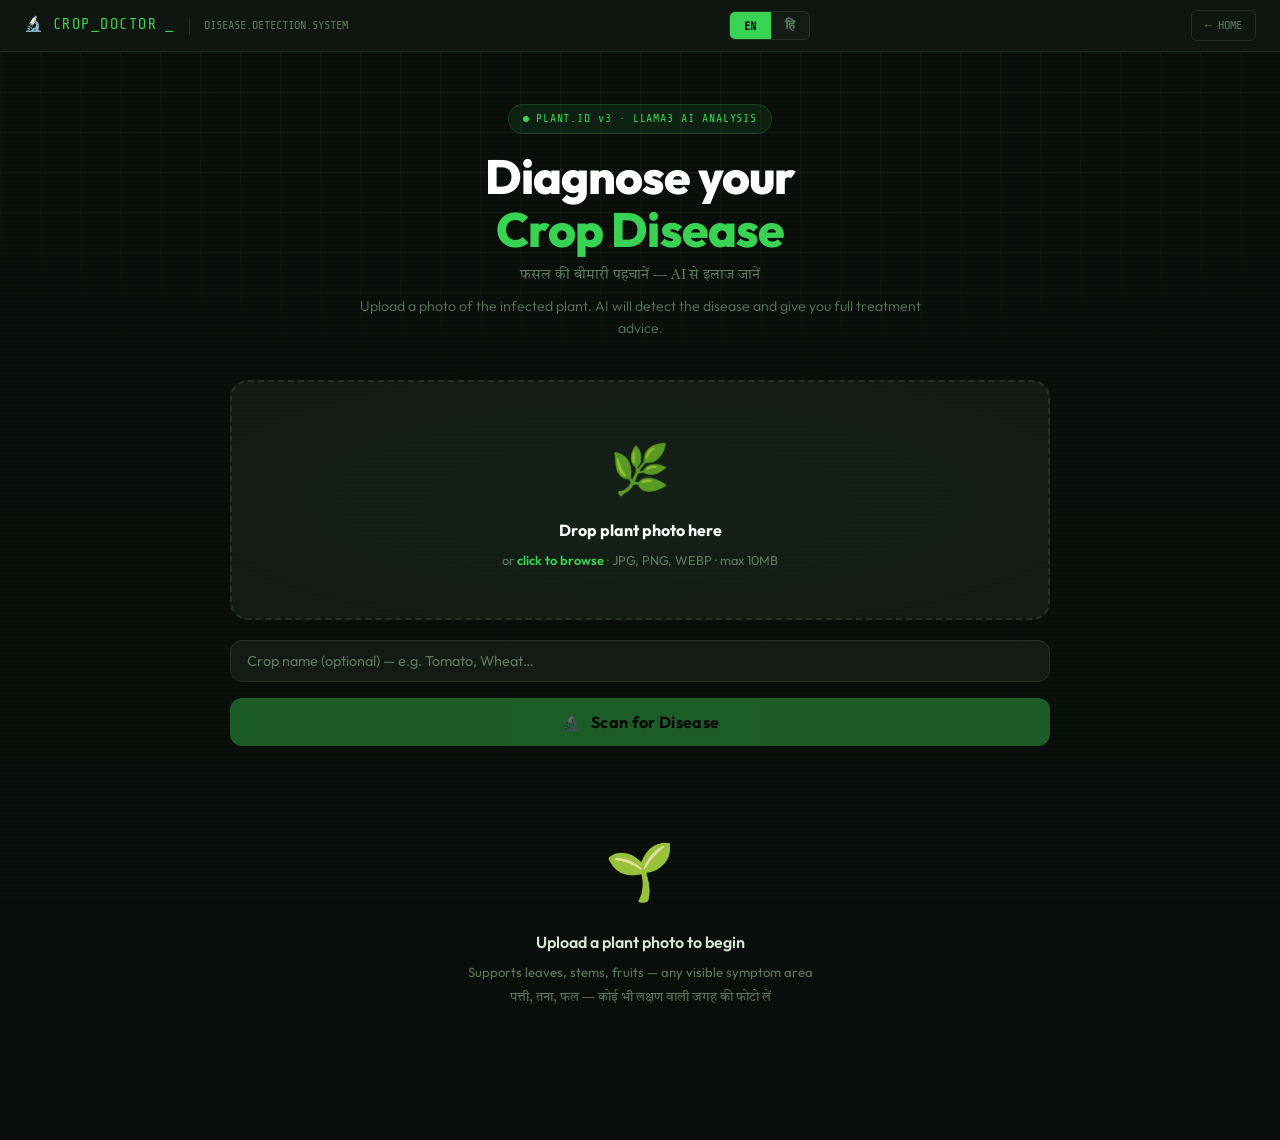
<file: crop_doctor/templates/doctor.html>
<!DOCTYPE html>
<html lang="en">
<head>
<meta charset="UTF-8"/>
<meta name="viewport" content="width=device-width, initial-scale=1.0"/>
<title>Crop Doctor — Kisan AI</title>
<link rel="preconnect" href="https://fonts.googleapis.com"/>
<link href="https://fonts.googleapis.com/css2?family=Share+Tech+Mono&family=Outfit:wght@300;400;500;600;700;800&family=Tiro+Devanagari+Hindi&display=swap" rel="stylesheet"/>
<style>
/* ═══════════════════════════════════════════════
   TOKENS — dark diagnostic lab
═══════════════════════════════════════════════ */
:root {
  --bg:      #0a0e0a;
  --surface: #0f1510;
  --card:    #131a14;
  --card2:   #171f18;
  --line:    #1e2b1f;
  --line2:   #253026;

  --green:   #39d353;  /* healthy */
  --green-d: #1a6b2a;
  --red:     #ff4444;  /* disease alert */
  --red-d:   #5c1010;
  --amber:   #f5a623;  /* warning */
  --amber-d: #5a3a08;
  --cyan:    #00d4ff;  /* info / AI */
  --cyan-d:  #003d4d;

  --text:    #d4e8d4;
  --muted:   #5a7a5a;
  --mono:    'Share Tech Mono', monospace;
  --sans:    'Outfit', sans-serif;
  --r:       12px;
  --r-lg:    18px;
}
*, *::before, *::after { box-sizing: border-box; margin: 0; padding: 0; }

body {
  background: var(--bg);
  color: var(--text);
  font-family: var(--sans);
  min-height: 100vh;
  font-size: 15px;
  line-height: 1.6;
}

/* Scanline texture overlay */
body::before {
  content: '';
  position: fixed; inset: 0;
  background: repeating-linear-gradient(
    0deg,
    transparent,
    transparent 2px,
    rgba(57,211,83,.012) 2px,
    rgba(57,211,83,.012) 4px
  );
  pointer-events: none; z-index: 1000;
}

/* ── NAV ── */
.nav {
  background: var(--surface);
  border-bottom: 1px solid var(--line);
  display: flex; align-items: center;
  padding: 0 24px; height: 52px; gap: 14px;
  position: sticky; top: 0; z-index: 200;
}
.nav-logo {
  font-family: var(--mono);
  font-size: .95rem; color: var(--green);
  letter-spacing: .1em; display: flex; align-items: center; gap: 8px;
}
.nav-logo .blink { animation: blink-c 1s step-end infinite; }
@keyframes blink-c { 50% { opacity: 0; } }
.nav-sep { width: 1px; height: 18px; background: var(--line2); }
.nav-sub { font-size: .75rem; color: var(--muted); font-family: var(--mono); }
.nav-back {
  margin-left: auto; color: var(--muted);
  text-decoration: none; font-size: .75rem;
  padding: 5px 13px; border: 1px solid var(--line2);
  border-radius: 6px; font-family: var(--mono);
  transition: all .2s;
}
.nav-back:hover { color: var(--green); border-color: var(--green); }

/* Lang toggle */
.lang-tog {
  display: flex; background: var(--card);
  border: 1px solid var(--line2); border-radius: 6px;
  overflow: hidden;
}
.lt {
  padding: 5px 14px; border: none; cursor: pointer;
  font-size: .75rem; font-weight: 600;
  font-family: var(--mono);
  color: var(--muted); background: transparent;
  transition: all .2s; letter-spacing: .05em;
}
.lt.hi { font-family: 'Tiro Devanagari Hindi', serif; font-size: .82rem; letter-spacing: 0; }
.lt.active { background: var(--green); color: #000; font-weight: 700; }

/* ── HERO ── */
.hero {
  text-align: center;
  padding: 52px 24px 40px;
  position: relative;
}
.hero-grid {
  position: absolute; inset: 0; overflow: hidden;
  background-image:
    linear-gradient(var(--line) 1px, transparent 1px),
    linear-gradient(90deg, var(--line) 1px, transparent 1px);
  background-size: 40px 40px;
  mask-image: radial-gradient(ellipse 80% 100% at 50% 0%, black 40%, transparent 100%);
  opacity: .4;
}
.hero-inner { position: relative; max-width: 600px; margin: 0 auto; }
.hero-badge {
  display: inline-flex; align-items: center; gap: 7px;
  background: #39d35318; border: 1px solid #39d35330;
  border-radius: 20px; padding: 5px 14px;
  font-family: var(--mono); font-size: .72rem;
  color: var(--green); letter-spacing: .08em;
  margin-bottom: 16px;
}
.hero-badge .pulse-dot {
  width: 6px; height: 6px; border-radius: 50%;
  background: var(--green);
  animation: pulse-g 1.5s ease-in-out infinite;
}
@keyframes pulse-g {
  0%,100% { box-shadow: 0 0 0 0 #39d35340; }
  50%      { box-shadow: 0 0 0 6px transparent; }
}
.hero h1 {
  font-size: clamp(2rem, 5vw, 3rem);
  font-weight: 800; line-height: 1.1;
  color: #fff; letter-spacing: -.02em;
}
.hero h1 .hi-word { color: var(--green); }
.hero-hi {
  font-family: 'Tiro Devanagari Hindi', serif;
  color: var(--muted); font-size: 1rem; margin-top: 8px;
}
.hero p { color: var(--muted); font-size: .88rem; margin-top: 8px; font-weight: 300; }

/* ── MAIN WRAP ── */
.wrap { max-width: 860px; margin: 0 auto; padding: 0 20px 72px; }

/* ── UPLOAD ZONE ── */
.upload-zone {
  border: 2px dashed var(--line2);
  border-radius: var(--r-lg);
  padding: 48px 24px;
  text-align: center;
  cursor: pointer;
  transition: all .25s;
  background: var(--card);
  position: relative; overflow: hidden;
  margin-bottom: 20px;
}
.upload-zone::before {
  content: '';
  position: absolute; inset: 0;
  background: radial-gradient(ellipse 60% 60% at 50% 50%, #39d35308, transparent);
  pointer-events: none;
}
.upload-zone:hover, .upload-zone.drag-over {
  border-color: var(--green);
  background: #39d35308;
}
.upload-zone.has-image { padding: 0; border-style: solid; border-color: var(--green); }
.upload-icon { font-size: 3rem; margin-bottom: 12px; }
.upload-title {
  font-weight: 700; font-size: 1rem; color: #fff; margin-bottom: 6px;
}
.upload-title.hi { font-family: 'Tiro Devanagari Hindi', serif; font-size: 1.05rem; }
.upload-sub { font-size: .8rem; color: var(--muted); }
.upload-sub.hi { font-family: 'Tiro Devanagari Hindi', serif; font-size: .85rem; }
.upload-sub span { color: var(--green); font-weight: 600; }
#file-input { display: none; }

/* image preview */
#img-preview {
  width: 100%; max-height: 340px; object-fit: contain;
  border-radius: 16px; display: none;
}

/* crop name input */
.crop-row {
  display: flex; gap: 12px; align-items: center;
  margin-bottom: 16px;
}
.crop-inp {
  flex: 1; background: var(--card);
  border: 1px solid var(--line2);
  border-radius: var(--r); color: var(--text);
  padding: 11px 16px; font-size: .9rem;
  font-family: var(--sans); outline: none;
  transition: border-color .2s;
}
.crop-inp.hi { font-family: 'Tiro Devanagari Hindi', serif; }
.crop-inp:focus { border-color: var(--green); }
.crop-inp::placeholder { color: var(--muted); }

/* ── SCAN BUTTON ── */
.scan-btn {
  width: 100%; padding: 14px;
  background: var(--green); color: #000;
  border: none; border-radius: var(--r);
  font-family: var(--sans); font-size: 1rem;
  font-weight: 700; cursor: pointer;
  display: flex; align-items: center; justify-content: center; gap: 10px;
  transition: all .2s;
  letter-spacing: .02em;
  margin-bottom: 20px;
}
.scan-btn:hover:not(:disabled) { filter: brightness(1.1); transform: translateY(-1px); }
.scan-btn:disabled { opacity: .4; cursor: not-allowed; transform: none; }
.scan-btn.hi { font-family: 'Tiro Devanagari Hindi', serif; font-size: 1.05rem; }

/* spinner */
.spin {
  width: 18px; height: 18px;
  border: 2px solid rgba(0,0,0,.3); border-top-color: #000;
  border-radius: 50%; animation: rot .6s linear infinite; display: none;
}
@keyframes rot { to { transform: rotate(360deg); } }

/* ── SCANNING ANIMATION ── */
#scan-overlay {
  display: none;
  background: var(--card);
  border: 1px solid var(--line2);
  border-radius: var(--r-lg);
  padding: 40px 24px;
  text-align: center;
  margin-bottom: 20px;
  position: relative; overflow: hidden;
}
.scan-line {
  position: absolute; left: 0; right: 0;
  height: 2px;
  background: linear-gradient(90deg, transparent, var(--green), transparent);
  animation: scan-move 1.8s ease-in-out infinite;
  top: 0;
  box-shadow: 0 0 12px var(--green);
}
@keyframes scan-move {
  0%   { top: 0; opacity: 0; }
  10%  { opacity: 1; }
  90%  { opacity: 1; }
  100% { top: 100%; opacity: 0; }
}
.scan-icon { font-size: 3.5rem; margin-bottom: 14px; }
.scan-title {
  font-family: var(--mono); font-size: .9rem; color: var(--green);
  letter-spacing: .1em; text-transform: uppercase;
}
.scan-sub { font-size: .78rem; color: var(--muted); margin-top: 8px; font-family: var(--mono); }
.scan-dots span {
  display: inline-block; animation: dot-f .9s ease-in-out infinite;
}
.scan-dots span:nth-child(2) { animation-delay: .15s; }
.scan-dots span:nth-child(3) { animation-delay: .3s; }
@keyframes dot-f { 0%,80%,100%{opacity:.2} 40%{opacity:1} }

/* ── RESULT CARD ── */
#result-section { display: none; animation: rise .5s ease; }
@keyframes rise {
  from { opacity: 0; transform: translateY(20px); }
  to   { opacity: 1; transform: none; }
}

.result-card {
  border-radius: var(--r-lg);
  padding: 24px 26px;
  margin-bottom: 20px;
  border: 1px solid transparent;
  position: relative; overflow: hidden;
}
.result-card.disease {
  background: linear-gradient(135deg, #1a0808, var(--card));
  border-color: #ff444440;
}
.result-card.healthy {
  background: linear-gradient(135deg, #081a0a, var(--card));
  border-color: #39d35340;
}

/* Glow edge */
.result-card.disease::before { content:''; position:absolute; top:0;left:0;right:0;height:2px; background:linear-gradient(90deg, transparent, var(--red), transparent); }
.result-card.healthy::before { content:''; position:absolute; top:0;left:0;right:0;height:2px; background:linear-gradient(90deg, transparent, var(--green), transparent); }

.rc-top { display: flex; align-items: flex-start; gap: 18px; flex-wrap: wrap; }
.rc-icon { font-size: 3rem; line-height: 1; flex-shrink: 0; }
.rc-body { flex: 1; }
.rc-label {
  font-family: var(--mono); font-size: .68rem;
  text-transform: uppercase; letter-spacing: .1em; margin-bottom: 4px;
}
.result-card.disease .rc-label { color: var(--red); }
.result-card.healthy .rc-label { color: var(--green); }
.rc-name { font-size: 1.6rem; font-weight: 800; color: #fff; letter-spacing: -.01em; }
.rc-conf {
  display: inline-flex; align-items: center; gap: 6px;
  margin-top: 8px;
}
.conf-bar {
  height: 6px; width: 120px; background: var(--line2);
  border-radius: 3px; overflow: hidden;
}
.conf-fill {
  height: 100%; border-radius: 3px;
  transition: width 1s cubic-bezier(.4,0,.2,1);
}
.result-card.disease .conf-fill { background: var(--red); }
.result-card.healthy .conf-fill { background: var(--green); }
.conf-pct { font-family: var(--mono); font-size: .85rem; }
.result-card.disease .conf-pct { color: var(--red); }
.result-card.healthy .conf-pct { color: var(--green); }

/* Other suggestions */
.suggestions { margin-top: 16px; }
.sug-label { font-size: .72rem; color: var(--muted); font-family: var(--mono); text-transform: uppercase; letter-spacing: .08em; margin-bottom: 8px; }
.sug-item {
  display: flex; align-items: center; gap: 10px;
  padding: 7px 0; border-bottom: 1px solid var(--line);
  font-size: .82rem;
}
.sug-item:last-child { border-bottom: none; }
.sug-name { flex: 1; color: var(--text); }
.sug-pct { font-family: var(--mono); font-size: .78rem; color: var(--muted); }
.sug-mini-bar {
  width: 60px; height: 4px;
  background: var(--line2); border-radius: 2px; overflow: hidden;
}
.sug-mini-fill { height: 100%; background: var(--amber); border-radius: 2px; }

/* scan again btn */
.scan-again {
  display: inline-flex; align-items: center; gap: 7px;
  background: transparent; border: 1px solid var(--line2);
  border-radius: var(--r); color: var(--muted);
  padding: 8px 16px; font-size: .8rem;
  cursor: pointer; font-family: var(--sans);
  transition: all .2s; margin-top: 14px;
}
.scan-again:hover { border-color: var(--green); color: var(--green); }

/* ── AI SECTION ── */
.ai-section {
  background: var(--card);
  border: 1px solid var(--line2);
  border-radius: var(--r-lg);
  overflow: hidden;
  margin-bottom: 20px;
}

/* Section tabs */
.tabs {
  display: flex; overflow-x: auto;
  border-bottom: 1px solid var(--line2);
  background: var(--surface);
  scrollbar-width: none;
}
.tabs::-webkit-scrollbar { display: none; }
.tab {
  padding: 12px 20px;
  border: none; cursor: pointer;
  font-family: var(--sans); font-size: .82rem;
  font-weight: 600; color: var(--muted);
  background: transparent;
  white-space: nowrap;
  border-bottom: 2px solid transparent;
  transition: all .2s;
  display: flex; align-items: center; gap: 6px;
}
.tab:hover { color: var(--text); }
.tab.active { color: var(--green); border-bottom-color: var(--green); }
.tab.hi { font-family: 'Tiro Devanagari Hindi', serif; font-size: .88rem; }

/* AI output */
.ai-out-wrap { padding: 22px 24px; min-height: 160px; }
.ai-status {
  display: flex; align-items: center; gap: 8px;
  font-family: var(--mono); font-size: .72rem;
  color: var(--cyan); text-transform: uppercase;
  letter-spacing: .08em; margin-bottom: 14px;
}
.ai-status-dot {
  width: 7px; height: 7px; border-radius: 50%;
  background: var(--cyan);
}
.ai-status-dot.live { animation: pulse-c 1.2s ease-in-out infinite; }
@keyframes pulse-c {
  0%,100%{opacity:1;transform:scale(1)} 50%{opacity:.3;transform:scale(1.5)}
}
#ai-output {
  font-size: .9rem; line-height: 1.85;
  color: var(--text); white-space: pre-wrap;
}
#ai-output.hi { font-family: 'Tiro Devanagari Hindi', serif; font-size: .93rem; }
#ai-output .cur {
  display: inline-block; width: 8px; height: .9em;
  background: var(--cyan); margin-left: 2px;
  animation: blink-c .7s step-end infinite;
  vertical-align: text-bottom;
}
.ai-placeholder {
  color: var(--muted); font-style: italic;
  font-size: .85rem; font-family: var(--mono);
}

/* ── EMPTY STATE ── */
.empty {
  text-align: center; padding: 60px 20px;
  color: var(--muted);
}
.empty .eico { font-size: 3.5rem; margin-bottom: 14px; }
.empty h3 { font-size: 1rem; color: var(--text); font-weight: 600; margin-bottom: 6px; }
.empty p { font-size: .82rem; }
.empty p.hi { font-family: 'Tiro Devanagari Hindi', serif; }

/* ── RESPONSIVE ── */
@media (max-width: 540px) {
  .rc-name { font-size: 1.3rem; }
  .tabs { gap: 0; }
  .tab { padding: 10px 14px; font-size: .78rem; }
}
</style>
</head>
<body>

<!-- NAV -->
<nav class="nav">
  <div class="nav-logo">
    <span>🔬</span>
    CROP_DOCTOR<span class="blink">_</span>
  </div>
  <div class="nav-sep"></div>
  <span class="nav-sub" id="nav-sub">DISEASE.DETECTION.SYSTEM</span>
  <div class="lang-tog" style="margin-left:auto">
    <button class="lt active" id="lt-en" onclick="setLang('en')">EN</button>
    <button class="lt hi" id="lt-hi" onclick="setLang('hi')">हि</button>
  </div>
  <a href="/" class="nav-back">← HOME</a>
</nav>

<!-- HERO -->
<div class="hero">
  <div class="hero-grid"></div>
  <div class="hero-inner">
    <div class="hero-badge">
      <div class="pulse-dot"></div>
      <span id="hb-text">PLANT.ID v3 · LLAMA3 AI ANALYSIS</span>
    </div>
    <h1>Diagnose your<br><span class="hi-word">Crop Disease</span></h1>
    <p class="hero-hi" id="hero-hi">फसल की बीमारी पहचानें — AI से इलाज जानें</p>
    <p id="hero-p">Upload a photo of the infected plant. AI will detect the disease and give you full treatment advice.</p>
  </div>
</div>

<!-- MAIN -->
<div class="wrap">

  <!-- Upload zone -->
  <div class="upload-zone" id="upload-zone"
    onclick="document.getElementById('file-input').click()"
    ondragover="dragOver(event)" ondragleave="dragLeave(event)" ondrop="dropFile(event)">
    <img id="img-preview" alt="Uploaded plant"/>
    <div id="upload-placeholder">
      <div class="upload-icon">🌿</div>
      <div class="upload-title" id="up-title">Drop plant photo here</div>
      <div class="upload-sub" id="up-sub">or <span>click to browse</span> · JPG, PNG, WEBP · max 10MB</div>
    </div>
  </div>
  <input type="file" id="file-input" accept="image/*" onchange="fileSelected(event)"/>

  <!-- Crop name -->
  <div class="crop-row">
    <input class="crop-inp" id="crop-name" type="text"
      placeholder="Crop name (optional) — e.g. Tomato, Wheat…"/>
  </div>

  <!-- Scan button -->
  <button class="scan-btn" id="scan-btn" onclick="runScan()" disabled>
    <span id="sb-ico">🔬</span>
    <span id="sb-lbl">Scan for Disease</span>
    <div class="spin" id="spin"></div>
  </button>

  <!-- Scanning overlay -->
  <div id="scan-overlay">
    <div class="scan-line"></div>
    <div class="scan-icon">🔬</div>
    <div class="scan-title" id="sc-title">ANALYSING PLANT<span class="scan-dots"><span>.</span><span>.</span><span>.</span></span></div>
    <div class="scan-sub" id="sc-sub">Sending to Plant.id API · Running disease detection</div>
  </div>

  <!-- Result section -->
  <div id="result-section">

    <!-- Result card -->
    <div id="result-card"></div>

    <!-- AI Explanation -->
    <div class="ai-section" id="ai-section">
      <div class="tabs" id="tabs"></div>
      <div class="ai-out-wrap">
        <div class="ai-status">
          <div class="ai-status-dot" id="ai-dot"></div>
          <span id="ai-status-txt">WAITING</span>
        </div>
        <div id="ai-output"><span class="ai-placeholder" id="ai-ph">Select a section above to get AI analysis…</span></div>
      </div>
    </div>

  </div>

  <!-- Empty state -->
  <div class="empty" id="empty-state">
    <div class="eico">🌱</div>
    <h3 id="emp-h">Upload a plant photo to begin</h3>
    <p id="emp-p">Supports leaves, stems, fruits — any visible symptom area</p>
    <p class="hi" id="emp-hi" style="margin-top:4px">पत्ती, तना, फल — कोई भी लक्षण वाली जगह की फोटो लें</p>
  </div>

</div>

<script>
/* ─────────────────────────────────────────────────────────
   STATE
───────────────────────────────────────────────────────── */
let LANG = 'en';
let currentDisease = null;   // { disease_name, probability, description }
let activeTab      = null;
let sectionCache   = {};     // tab → full text (so we don't re-fetch)

/* ─────────────────────────────────────────────────────────
   LANGUAGE
───────────────────────────────────────────────────────── */
const TXT = {
  en: {
    nav_sub:   'DISEASE.DETECTION.SYSTEM',
    hb:        'PLANT.ID v3 · LLAMA3 AI ANALYSIS',
    hero_p:    'Upload a photo of the infected plant. AI will detect the disease and give you full treatment advice.',
    up_title:  'Drop plant photo here',
    up_sub:    'or click to browse · JPG, PNG, WEBP · max 10MB',
    sb_lbl:    'Scan for Disease',
    sc_title:  'ANALYSING PLANT',
    sc_sub:    'Sending to Plant.id API · Running disease detection',
    emp_h:     'Upload a plant photo to begin',
    emp_p:     'Supports leaves, stems, fruits — any visible symptom area',
    crop_ph:   'Crop name (optional) — e.g. Tomato, Wheat…',
    scan_again:'🔄 Scan Another',
    disease_lbl: 'DISEASE DETECTED',
    healthy_lbl: 'PLANT IS HEALTHY',
    conf_lbl:  'Confidence',
    other_lbl: 'Other possibilities',
    tabs: [
      { id:'overview',   icon:'🔍', label:'Overview'   },
      { id:'causes',     icon:'⚠️', label:'Causes'     },
      { id:'prevention', icon:'🛡️', label:'Prevention' },
      { id:'treatment',  icon:'💊', label:'Treatment'  },
      { id:'spray',      icon:'🌿', label:'Spray Schedule' },
    ],
  },
  hi: {
    nav_sub:   'रोग.पहचान.प्रणाली',
    hb:        'PLANT.ID v3 · LLAMA3 AI विश्लेषण',
    hero_p:    'संक्रमित पौधे की फोटो अपलोड करें। AI बीमारी पहचानकर पूरा इलाज बताएगा।',
    up_title:  'यहाँ पौधे की फोटो डालें',
    up_sub:    'या ब्राउज़ करने के लिए क्लिक करें · JPG, PNG · अधिकतम 10MB',
    sb_lbl:    'बीमारी पहचानें',
    sc_title:  'जाँच हो रही है',
    sc_sub:    'Plant.id API पर भेजा जा रहा है · रोग पहचान चल रही है',
    emp_h:     'शुरू करने के लिए पौधे की फोटो अपलोड करें',
    emp_p:     'पत्ती, तना, फल — कोई भी लक्षण वाली जगह',
    crop_ph:   'फसल का नाम (वैकल्पिक) — जैसे टमाटर, गेहूँ…',
    scan_again:'🔄 दूसरा स्कैन करें',
    disease_lbl: 'रोग पहचाना गया',
    healthy_lbl: 'पौधा स्वस्थ है',
    conf_lbl:  'विश्वास',
    other_lbl: 'अन्य संभावनाएं',
    tabs: [
      { id:'overview',   icon:'🔍', label:'अवलोकन'     },
      { id:'causes',     icon:'⚠️', label:'कारण'       },
      { id:'prevention', icon:'🛡️', label:'रोकथाम'    },
      { id:'treatment',  icon:'💊', label:'उपचार'      },
      { id:'spray',      icon:'🌿', label:'स्प्रे शेड्यूल' },
    ],
  },
};

function t(k) { return TXT[LANG][k] || TXT.en[k]; }

function setLang(l) {
  LANG = l;
  sectionCache = {};  // clear cache on lang switch
  document.getElementById('lt-en').classList.toggle('active', l==='en');
  document.getElementById('lt-hi').classList.toggle('active', l==='hi');

  // Update static text
  document.getElementById('nav-sub').textContent     = t('nav_sub');
  document.getElementById('hb-text').textContent     = t('hb');
  document.getElementById('hero-hi').style.display   = l==='hi' ? 'block' : '';
  document.getElementById('hero-p').textContent      = t('hero_p');
  document.getElementById('up-title').textContent    = t('up_title');
  document.getElementById('up-title').className      = `upload-title${l==='hi'?' hi':''}`;
  document.getElementById('up-sub').innerHTML        = l==='en'
    ? `or <span>click to browse</span> · JPG, PNG, WEBP · max 10MB`
    : `या <span>ब्राउज़ के लिए क्लिक करें</span> · JPG, PNG · अधिकतम 10MB`;
  document.getElementById('sb-lbl').textContent      = t('sb_lbl');
  document.getElementById('sc-title').innerHTML      = t('sc_title') + `<span class="scan-dots"><span>.</span><span>.</span><span>.</span></span>`;
  document.getElementById('sc-sub').textContent      = t('sc_sub');
  document.getElementById('emp-h').textContent       = t('emp_h');
  document.getElementById('emp-p').textContent       = t('emp_p');
  document.getElementById('crop-name').placeholder   = t('crop_ph');
  document.getElementById('crop-name').className     = `crop-inp${l==='hi'?' hi':''}`;

  // Rebuild tabs and re-render result if present
  if (currentDisease) {
    renderTabs();
    if (activeTab) loadSection(activeTab);
  }
}

/* ─────────────────────────────────────────────────────────
   FILE HANDLING
───────────────────────────────────────────────────────── */
let selectedFile = null;

function fileSelected(e) {
  const file = e.target.files[0];
  if (file) loadPreview(file);
}

function dragOver(e) {
  e.preventDefault();
  document.getElementById('upload-zone').classList.add('drag-over');
}
function dragLeave() {
  document.getElementById('upload-zone').classList.remove('drag-over');
}
function dropFile(e) {
  e.preventDefault();
  dragLeave();
  const file = e.dataTransfer.files[0];
  if (file && file.type.startsWith('image/')) loadPreview(file);
}

function loadPreview(file) {
  selectedFile = file;
  const reader = new FileReader();
  reader.onload = ev => {
    const preview = document.getElementById('img-preview');
    preview.src   = ev.target.result;
    preview.style.display = 'block';
    document.getElementById('upload-placeholder').style.display = 'none';
    document.getElementById('upload-zone').classList.add('has-image');
  };
  reader.readAsDataURL(file);
  document.getElementById('scan-btn').disabled = false;
  resetResults();
}

/* ─────────────────────────────────────────────────────────
   SCAN
───────────────────────────────────────────────────────── */
async function runScan() {
  if (!selectedFile) return;

  setBusy(true);
  document.getElementById('scan-overlay').style.display = 'block';
  document.getElementById('result-section').style.display = 'none';
  document.getElementById('empty-state').style.display = 'none';

  const formData = new FormData();
  formData.append('image', selectedFile);

  try {
    const res  = await fetch('/crop-doctor/api/detect', { method: 'POST', body: formData });
    const data = await res.json();

    document.getElementById('scan-overlay').style.display = 'none';

    if (data.error) {
      alert('Detection error: ' + data.error);
      setBusy(false);
      return;
    }

    renderResult(data);
  } catch(e) {
    document.getElementById('scan-overlay').style.display = 'none';
    alert('Error: ' + e.message);
    setBusy(false);
  }
}

/* ─────────────────────────────────────────────────────────
   RENDER RESULT
───────────────────────────────────────────────────────── */
function renderResult(data) {
  setBusy(false);
  sectionCache = {};
  activeTab    = null;

  const section = document.getElementById('result-section');
  section.style.display = 'block';

  if (data.healthy) {
    currentDisease = null;
    document.getElementById('result-card').innerHTML = `
      <div class="result-card healthy" style="animation:rise .4s ease">
        <div class="rc-top">
          <div class="rc-icon">✅</div>
          <div class="rc-body">
            <div class="rc-label">${LANG==='hi'?'पौधा स्वस्थ है':t('healthy_lbl')}</div>
            <div class="rc-name" style="color:var(--green)">${LANG==='hi'?'कोई बीमारी नहीं मिली':'No Disease Found'}</div>
            <div style="font-size:.85rem;color:var(--muted);margin-top:8px">
              ${LANG==='hi'?'आपका पौधा स्वस्थ दिख रहा है। किसी बेहतर रोशनी में या पास से फोटो लेकर दोबारा कोशिश करें।'
              :'Your plant appears healthy. Try again with a clearer, closer photo if symptoms are present.'}
            </div>
          </div>
        </div>
        <button class="scan-again" onclick="scanAgain()">🔄 ${t('scan_again')}</button>
      </div>`;
    document.getElementById('ai-section').style.display = 'none';
    return;
  }

  // Disease found
  currentDisease = {
    disease_name: data.disease_name,
    probability:  data.probability,
    description:  data.description || '',
  };

  // Confidence bar (animate after render)
  const confW = Math.min(data.probability, 100);

  document.getElementById('result-card').innerHTML = `
    <div class="result-card disease" style="animation:rise .4s ease">
      <div class="rc-top">
        <div class="rc-icon">🦠</div>
        <div class="rc-body">
          <div class="rc-label">${t('disease_lbl')}</div>
          <div class="rc-name">${data.disease_name}</div>
          <div class="rc-conf">
            <div class="conf-bar"><div class="conf-fill" id="conf-fill" style="width:0%"></div></div>
            <span class="conf-pct">${data.probability}%</span>
            <span style="font-size:.75rem;color:var(--muted)">${t('conf_lbl')}</span>
          </div>
        </div>
      </div>
      ${data.suggestions && data.suggestions.length > 1 ? `
        <div class="suggestions">
          <div class="sug-label">${t('other_lbl')}</div>
          ${data.suggestions.slice(1,4).map(s=>`
            <div class="sug-item">
              <span class="sug-name">${s.name}</span>
              <div class="sug-mini-bar"><div class="sug-mini-fill" style="width:${s.probability}%"></div></div>
              <span class="sug-pct">${s.probability}%</span>
            </div>`).join('')}
        </div>` : ''}
      <button class="scan-again" onclick="scanAgain()">🔄 ${t('scan_again')}</button>
    </div>`;

  // Animate confidence bar
  requestAnimationFrame(() => {
    setTimeout(() => {
      const el = document.getElementById('conf-fill');
      if (el) el.style.width = confW + '%';
    }, 100);
  });

  document.getElementById('ai-section').style.display = 'block';
  renderTabs();
  // Auto-load overview
  loadSection('overview');
}

/* ─────────────────────────────────────────────────────────
   TABS
───────────────────────────────────────────────────────── */
function renderTabs() {
  const tabs   = t('tabs');
  const tabsEl = document.getElementById('tabs');
  tabsEl.innerHTML = tabs.map(tab => `
    <button class="tab${LANG==='hi'?' hi':''}${tab.id===activeTab?' active':''}"
      id="tab-${tab.id}" onclick="loadSection('${tab.id}')">
      ${tab.icon} ${tab.label}
    </button>`).join('');
}

/* ─────────────────────────────────────────────────────────
   LOAD AI SECTION
───────────────────────────────────────────────────────── */
async function loadSection(section) {
  if (!currentDisease) return;

  // Update active tab
  activeTab = section;
  document.querySelectorAll('.tab').forEach(t => t.classList.remove('active'));
  const tabEl = document.getElementById(`tab-${section}`);
  if (tabEl) tabEl.classList.add('active');

  // Serve from cache
  const cacheKey = `${section}_${LANG}`;
  if (sectionCache[cacheKey]) {
    const out = document.getElementById('ai-output');
    out.className = LANG==='hi' ? 'hi' : '';
    out.innerHTML = formatText(sectionCache[cacheKey]);
    setStatus('CACHED', false);
    return;
  }

  const out = document.getElementById('ai-output');
  out.className = LANG==='hi' ? 'hi' : '';
  out.innerHTML = '<span class="cur"></span>';
  setStatus('GENERATING', true);

  try {
    const resp = await fetch('/crop-doctor/api/explain/stream', {
      method: 'POST',
      headers: {'Content-Type':'application/json'},
      body: JSON.stringify({
        disease_name: currentDisease.disease_name,
        probability:  currentDisease.probability,
        description:  currentDisease.description,
        section,
        lang:         LANG,
        crop_name:    document.getElementById('crop-name').value.trim(),
      }),
    });

    const reader  = resp.body.getReader();
    const decoder = new TextDecoder();
    let buf='', text='';

    while (true) {
      const {done, value} = await reader.read();
      if (done) break;
      buf += decoder.decode(value, {stream:true});
      const parts = buf.split('\n\n'); buf = parts.pop();
      for (const part of parts) {
        if (!part.startsWith('data:')) continue;
        try {
          const obj = JSON.parse(part.slice(5).trim());
          if (obj.error) { out.textContent = '⚠️ ' + obj.error; setStatus('ERROR', false); return; }
          if (obj.token) {
            text += obj.token;
            out.innerHTML = formatText(text) + '<span class="cur"></span>';
            scrollToOutput();
          }
          if (obj.done) {
            out.innerHTML = formatText(text);
            sectionCache[cacheKey] = text;
            setStatus('DONE', false);
          }
        } catch(_) {}
      }
    }
    if (!text) out.textContent = LANG==='hi' ? 'कोई जवाब नहीं मिला।' : 'No response.';
  } catch(e) {
    out.textContent = '⚠️ ' + e.message;
    setStatus('ERROR', false);
  }
}

/* ─────────────────────────────────────────────────────────
   HELPERS
───────────────────────────────────────────────────────── */
function setStatus(txt, live) {
  const dot = document.getElementById('ai-dot');
  document.getElementById('ai-status-txt').textContent = txt;
  live ? dot.classList.add('live') : dot.classList.remove('live');
}

function scrollToOutput() {
  const el = document.getElementById('ai-output');
  el.scrollIntoView({behavior:'smooth', block:'nearest'});
}

function setBusy(on) {
  document.getElementById('scan-btn').disabled = on;
  document.getElementById('spin').style.display = on ? 'block' : 'none';
  document.getElementById('sb-ico').style.display = on ? 'none' : 'inline';
  document.getElementById('sb-lbl').textContent = on
    ? (LANG==='hi' ? 'जाँच हो रही है…' : 'Scanning…')
    : t('sb_lbl');
}

function resetResults() {
  currentDisease = null; sectionCache = {}; activeTab = null;
  document.getElementById('result-section').style.display = 'none';
  document.getElementById('empty-state').style.display = 'none';
}

function scanAgain() {
  selectedFile = null;
  const preview = document.getElementById('img-preview');
  preview.style.display = 'none'; preview.src = '';
  document.getElementById('upload-placeholder').style.display = 'block';
  document.getElementById('upload-zone').classList.remove('has-image');
  document.getElementById('scan-btn').disabled = true;
  document.getElementById('file-input').value = '';
  resetResults();
  document.getElementById('empty-state').style.display = 'block';
}

function formatText(txt) {
  return txt
    .replace(/&/g,'&amp;').replace(/</g,'&lt;').replace(/>/g,'&gt;')
    .replace(/\*\*(.*?)\*\*/g,'<strong>$1</strong>')
    .replace(/\*(.*?)\*/g,'<em>$1</em>')
    .replace(/^#{1,3}\s+(.+)$/gm,'<strong style="font-size:1rem;display:block;margin:10px 0 4px;color:#fff">$1</strong>')
    .replace(/^[-•]\s+(.+)$/gm,'<li style="margin:3px 0">$1</li>')
    .replace(/(<li.*<\/li>)/s,'<ul style="padding-left:18px;margin:8px 0">$1</ul>')
    .replace(/\n\n/g,'<br><br>').replace(/\n/g,'<br>');
}
</script>
</body>
</html>
</file>
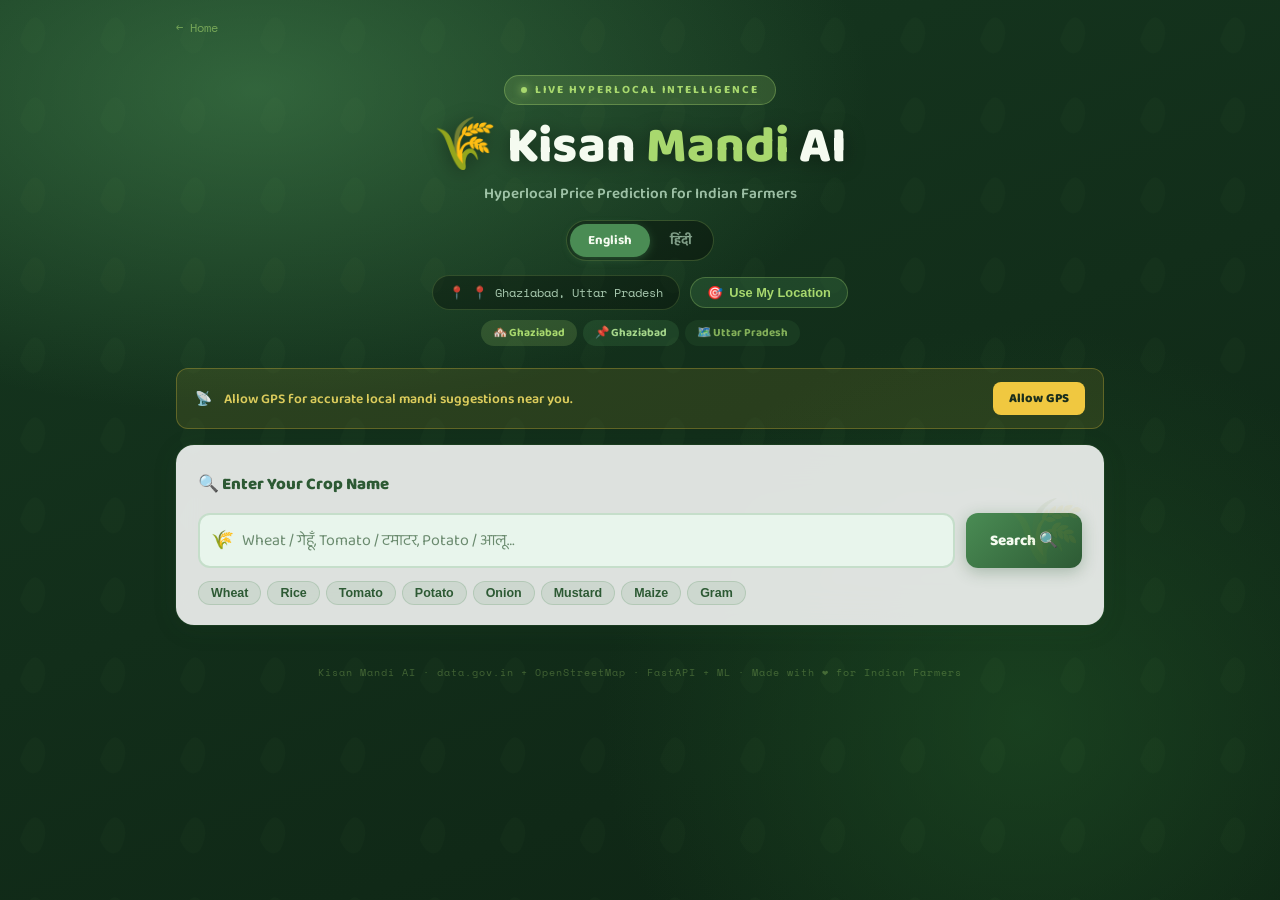
<file: mandi_prices/templates/mandi.html>
<!DOCTYPE html>
<html lang="en">
<head>
<meta charset="UTF-8"/>
<meta name="viewport" content="width=device-width,initial-scale=1.0"/>
<title>Kisan Mandi AI 🌾</title>
<link href="https://fonts.googleapis.com/css2?family=Baloo+2:wght@400;600;700;800&family=Noto+Sans+Devanagari:wght@400;600;700;800&family=Space+Mono:wght@400;700&display=swap" rel="stylesheet"/>
<style>
:root{
  --moss:#1a3a1f;--leaf:#2d5a34;--sprout:#4a8c54;--grass:#6db876;
  --lime:#a8d86e;--sun:#f0c840;--amber:#e8952a;--sky:#c8ebd0;
  --fog:#e8f5ec;--white:#f5fbf0;--text:#1a2e1c;--text2:#3d5c42;
  --text3:#6a8a6e;--green-soft:#d4edda;
  --card-bg:rgba(255,255,255,0.86);
  --shadow:0 4px 24px rgba(30,80,40,0.13);--radius:18px;
}
*{margin:0;padding:0;box-sizing:border-box}
body{font-family:'Baloo 2',cursive;background:var(--moss);color:var(--text);min-height:100vh;overflow-x:hidden}
body.hi{font-family:'Noto Sans Devanagari',sans-serif}
body.hi .en-only{display:none!important}
body:not(.hi) .hi-only{display:none!important}

.bg-layer{position:fixed;inset:0;z-index:0;overflow:hidden;pointer-events:none}
.bg-layer::before{content:'';position:absolute;inset:0;background:
  radial-gradient(ellipse 80% 60% at 20% 10%,rgba(74,140,84,.55) 0%,transparent 60%),
  radial-gradient(ellipse 60% 80% at 80% 80%,rgba(29,74,35,.7) 0%,transparent 55%),
  linear-gradient(160deg,#163820 0%,#0e2414 100%)}
.bg-layer::after{content:'';position:absolute;inset:0;
  background-image:url("data:image/svg+xml,%3Csvg width='80' height='80' viewBox='0 0 80 80' xmlns='http://www.w3.org/2000/svg'%3E%3Cpath d='M20 40 Q30 10 40 20 Q50 30 40 50 Q30 60 20 40Z' fill='rgba(90,160,80,0.04)'/%3E%3C/svg%3E");
  background-size:80px 80px}

.lf{position:fixed;opacity:0;pointer-events:none;z-index:1;animation:fl 13s ease-in-out infinite}
.lf:nth-child(1){left:4%;font-size:1.1rem;animation-delay:0s;animation-duration:15s}
.lf:nth-child(2){left:15%;font-size:1.4rem;animation-delay:3s;animation-duration:11s}
.lf:nth-child(3){left:30%;font-size:.95rem;animation-delay:7s;animation-duration:17s}
.lf:nth-child(4){left:52%;font-size:1.4rem;animation-delay:1s;animation-duration:13s}
.lf:nth-child(5){left:70%;font-size:1.2rem;animation-delay:9s;animation-duration:10s}
.lf:nth-child(6){left:84%;font-size:.85rem;animation-delay:5s;animation-duration:16s}
.lf:nth-child(7){left:94%;font-size:1.3rem;animation-delay:11s;animation-duration:12s}
@keyframes fl{0%{top:110%;opacity:0;transform:rotate(0) translateX(0)}10%{opacity:.3}50%{transform:rotate(180deg) translateX(28px)}90%{opacity:.25}100%{top:-10%;opacity:0;transform:rotate(360deg) translateX(-18px)}}

.page{position:relative;z-index:2;max-width:960px;margin:0 auto;padding:0 16px 60px}

.header{padding:32px 0 22px;text-align:center}
.hbadge{display:inline-flex;align-items:center;gap:8px;background:rgba(168,216,110,.18);border:1.5px solid rgba(168,216,110,.35);color:var(--lime);font-size:.72rem;font-weight:700;letter-spacing:2px;text-transform:uppercase;padding:5px 16px;border-radius:100px;margin-bottom:14px}
.hbadge .dot{width:6px;height:6px;border-radius:50%;background:var(--lime);box-shadow:0 0 8px var(--lime);animation:blink 1.8s infinite}
@keyframes blink{0%,100%{opacity:1}50%{opacity:.3}}
.header h1{font-size:clamp(2rem,5vw,3.2rem);font-weight:800;color:var(--white);line-height:1.1;text-shadow:0 2px 20px rgba(0,0,0,.4)}
.header h1 .green{color:var(--lime)}
.header-sub{margin-top:7px;font-size:.95rem;color:rgba(200,235,208,.75);font-weight:600}

.lang-toggle{display:inline-flex;align-items:center;background:rgba(0,0,0,.35);border:1.5px solid rgba(168,216,110,.25);border-radius:100px;padding:3px;margin-top:14px;gap:2px}
.lang-btn{padding:6px 18px;border-radius:100px;border:none;font-family:inherit;font-size:.82rem;font-weight:700;cursor:pointer;transition:all .2s;color:rgba(200,235,208,.6);background:transparent}
.lang-btn.active{background:var(--sprout);color:var(--white);box-shadow:0 2px 8px rgba(74,140,84,.4)}
body.hi .lang-btn.hi-btn{background:var(--sprout);color:var(--white);box-shadow:0 2px 8px rgba(74,140,84,.4)}
body.hi .lang-btn.en-btn{background:transparent;color:rgba(200,235,208,.6)}
body:not(.hi) .lang-btn.en-btn{background:var(--sprout);color:var(--white);box-shadow:0 2px 8px rgba(74,140,84,.4)}
body:not(.hi) .lang-btn.hi-btn{background:transparent;color:rgba(200,235,208,.6)}

.loc-bar{display:flex;align-items:center;justify-content:center;gap:10px;margin-top:14px;flex-wrap:wrap}
.loc-pill{display:inline-flex;align-items:center;gap:7px;background:rgba(0,0,0,.3);border:1px solid rgba(168,216,110,.2);border-radius:100px;padding:7px 16px;font-size:.78rem;color:rgba(200,235,208,.82);font-family:'Space Mono',monospace;cursor:pointer;max-width:440px;transition:background .2s}
.loc-pill:hover{background:rgba(0,0,0,.48)}
.loc-text{overflow:hidden;text-overflow:ellipsis;white-space:nowrap}
.gps-btn{display:inline-flex;align-items:center;gap:6px;background:rgba(74,140,84,.25);border:1.5px solid rgba(168,216,110,.3);border-radius:100px;padding:7px 16px;font-size:.8rem;font-weight:700;color:var(--lime);cursor:pointer;transition:all .2s}
.gps-btn:hover{background:rgba(74,140,84,.42)}
.gps-btn.spin{opacity:.55;pointer-events:none}
.loc-detail{display:none;justify-content:center;flex-wrap:wrap;gap:6px;margin-top:10px}
.loc-detail.show{display:flex}
.loc-tag{padding:4px 12px;border-radius:100px;font-size:.72rem;font-weight:700}
.loc-tag.v{background:rgba(168,216,110,.18);color:var(--lime)}
.loc-tag.d{background:rgba(74,140,84,.22);color:rgba(180,230,150,.9)}
.loc-tag.s{background:rgba(45,90,52,.3);color:rgba(168,216,110,.75)}

.gps-banner{background:rgba(240,200,64,.1);border:1.5px solid rgba(240,200,64,.28);border-radius:12px;padding:13px 18px;margin-bottom:16px;display:none;align-items:center;gap:12px;font-size:.86rem;font-weight:600;color:rgba(240,220,100,.9)}
.gps-banner.show{display:flex}
.gps-banner button{margin-left:auto;padding:6px 16px;background:var(--sun);border:none;border-radius:8px;font-family:inherit;font-size:.8rem;font-weight:800;color:#1a2e1c;cursor:pointer;white-space:nowrap}

.search-card{background:var(--card-bg);backdrop-filter:blur(20px);border-radius:var(--radius);padding:26px 22px 20px;box-shadow:var(--shadow),0 0 0 1px rgba(90,160,80,.12);margin-bottom:18px;position:relative;overflow:hidden}
.search-card::before{content:'🌾';position:absolute;right:18px;top:50%;transform:translateY(-50%);font-size:4rem;opacity:.06;pointer-events:none}
.search-card h2{font-size:1.05rem;font-weight:800;color:var(--leaf);margin-bottom:15px}
.search-row{display:flex;gap:11px;align-items:stretch}
@media(max-width:540px){.search-row{flex-direction:column}}
.search-wrap{flex:1;position:relative}
.s-icon{position:absolute;left:13px;top:50%;transform:translateY(-50%);font-size:1.15rem;pointer-events:none}
input#cropInput{width:100%;padding:13px 14px 13px 42px;border:2px solid rgba(74,140,84,.22);border-radius:12px;font-family:inherit;font-size:1rem;font-weight:600;color:var(--text);background:var(--fog);outline:none;transition:border-color .2s,box-shadow .2s}
input#cropInput:focus{border-color:var(--sprout);box-shadow:0 0 0 4px rgba(74,140,84,.12)}
input#cropInput::placeholder{color:var(--text3);font-weight:400}
.suggestions{position:absolute;top:calc(100% + 4px);left:0;right:0;background:var(--white);border:1.5px solid rgba(74,140,84,.18);border-radius:12px;box-shadow:0 8px 32px rgba(30,80,40,.14);z-index:200;max-height:230px;overflow-y:auto;display:none}
.suggestions.open{display:block}
.sugg-item{padding:10px 14px;cursor:pointer;font-size:.9rem;font-weight:600;color:var(--text);display:flex;align-items:center;gap:9px;transition:background .12s}
.sugg-item:hover{background:var(--green-soft)}
.sugg-hi{font-family:'Noto Sans Devanagari',sans-serif;font-size:.8rem;color:var(--text3)}
.sugg-hint{font-size:.75rem;color:var(--text3);margin-left:auto;opacity:.65}
.btn-search{padding:0 24px;background:linear-gradient(135deg,var(--sprout),var(--leaf));color:var(--white);border:none;border-radius:12px;font-family:inherit;font-size:.95rem;font-weight:800;cursor:pointer;transition:transform .14s,box-shadow .2s;box-shadow:0 4px 16px rgba(45,90,52,.3);display:flex;align-items:center;gap:7px;white-space:nowrap}
.btn-search:hover{transform:translateY(-2px);box-shadow:0 6px 20px rgba(45,90,52,.42)}
.btn-search:active{transform:translateY(0)}
.btn-search:disabled{opacity:.48;cursor:not-allowed;transform:none}
.crop-chips{display:flex;flex-wrap:wrap;gap:6px;margin-top:13px}
.chip{padding:4px 12px;background:rgba(74,140,84,.1);border:1.5px solid rgba(74,140,84,.2);border-radius:100px;font-size:.78rem;font-weight:700;color:var(--leaf);cursor:pointer;transition:all .12s}
.chip:hover{background:var(--sprout);color:var(--white);border-color:var(--sprout)}

.loading-card{display:none;text-align:center;padding:54px 20px}
.loading-card.active{display:block}
.loader-wrap{position:relative;width:72px;height:72px;margin:0 auto 18px}
.loader-wrap::before{content:'';position:absolute;inset:0;border-radius:50%;border:4px solid rgba(168,216,110,.15)}
.loader-wrap::after{content:'';position:absolute;inset:0;border-radius:50%;border:4px solid transparent;border-top-color:var(--lime);animation:spin .85s linear infinite}
@keyframes spin{to{transform:rotate(360deg)}}
.loader-emoji{position:absolute;top:50%;left:50%;transform:translate(-50%,-50%);font-size:2rem;animation:bob .9s ease-in-out infinite alternate}
@keyframes bob{from{transform:translate(-50%,-50%) scale(.9)}to{transform:translate(-50%,-50%) scale(1.1)}}
.loading-card p{color:rgba(200,235,208,.7);font-size:.88rem;font-weight:700;letter-spacing:1.5px;text-transform:uppercase}
.loading-card p.hi-p{font-family:'Noto Sans Devanagari',sans-serif;font-size:.84rem;letter-spacing:0;text-transform:none;color:rgba(168,216,110,.45);margin-top:5px}

.err-card{display:none;background:rgba(192,57,43,.1);border:1.5px solid rgba(192,57,43,.28);border-radius:12px;padding:14px 18px;color:#e74c3c;font-weight:700;margin-bottom:16px;align-items:center;gap:10px}
.err-card.active{display:flex}

#results{display:none}
#results.active{display:block}

.dec-hero{border-radius:var(--radius);padding:24px 26px;margin-bottom:15px;display:flex;align-items:center;justify-content:space-between;gap:16px;flex-wrap:wrap;position:relative;overflow:hidden}
.dec-hero.wait{background:linear-gradient(135deg,#1a5c28,#256b34);box-shadow:0 8px 32px rgba(26,92,40,.48)}
.dec-hero.sell{background:linear-gradient(135deg,#7a3200,#a84800);box-shadow:0 8px 32px rgba(122,50,0,.48)}
.dec-hero::before{content:'';position:absolute;inset:0;background:repeating-linear-gradient(45deg,rgba(255,255,255,.016) 0,rgba(255,255,255,.016) 2px,transparent 2px,transparent 12px)}
.dec-kw{font-size:.66rem;font-weight:800;letter-spacing:3px;text-transform:uppercase;color:rgba(255,255,255,.5);margin-bottom:6px}
.dec-action{font-size:clamp(1.7rem,4.5vw,2.7rem);font-weight:800;color:#fff;line-height:1;text-shadow:0 2px 12px rgba(0,0,0,.3)}
.dec-reason{margin-top:6px;font-size:.9rem;color:rgba(255,255,255,.82);font-weight:600}
.dec-scope{margin-top:6px;font-size:.67rem;font-weight:700;letter-spacing:1px;text-transform:uppercase;color:rgba(255,255,255,.38)}
.dec-icon{font-size:3.5rem;filter:drop-shadow(0 4px 8px rgba(0,0,0,.28))}

.price-strip{display:grid;grid-template-columns:repeat(3,1fr);gap:12px;margin-bottom:15px}
@media(max-width:500px){.price-strip{grid-template-columns:1fr 1fr}}
.p-card{background:var(--card-bg);backdrop-filter:blur(16px);border-radius:14px;padding:16px 16px;box-shadow:var(--shadow);border:1.5px solid rgba(90,160,80,.11);transition:transform .13s}
.p-card:hover{transform:translateY(-2px)}
.p-label{font-size:.63rem;font-weight:800;letter-spacing:2px;text-transform:uppercase;color:var(--text3);margin-bottom:6px}
.p-val{font-family:'Space Mono',monospace;font-size:1.6rem;font-weight:700;color:var(--leaf)}
.p-val .rs{font-size:.9rem;color:var(--text3)}
.p-card.up .p-val{color:var(--sprout)}
.p-card.dn .p-val{color:var(--amber)}
.p-sub{font-size:.7rem;margin-top:3px;font-weight:600}
.p-sub.up{color:#2e8b57}.p-sub.dn{color:var(--amber)}

.chart-card{background:var(--card-bg);backdrop-filter:blur(16px);border-radius:var(--radius);padding:18px 20px 13px;box-shadow:var(--shadow);border:1.5px solid rgba(90,160,80,.11);margin-bottom:15px}
.card-title{font-size:.65rem;font-weight:800;letter-spacing:2.5px;text-transform:uppercase;color:var(--text3);margin-bottom:12px;display:flex;align-items:center;gap:7px}
.chart-wrap{height:144px}
svg.trend{width:100%;height:100%}

.best-card{background:linear-gradient(135deg,#f0faf2,#e4f7e8);border:2px solid rgba(74,140,84,.32);border-radius:var(--radius);padding:18px 20px;margin-bottom:15px;display:flex;align-items:center;justify-content:space-between;gap:14px;flex-wrap:wrap;box-shadow:0 4px 20px rgba(74,140,84,.14)}
.bm-badge{display:inline-block;background:var(--sprout);color:#fff;font-size:.6rem;font-weight:800;letter-spacing:2px;text-transform:uppercase;padding:3px 10px;border-radius:100px;margin-bottom:6px}
.bm-name{font-size:1.28rem;font-weight:800;color:var(--text)}
.bm-sub{font-size:.77rem;color:var(--text2);margin-top:3px;font-weight:600}
.bm-price{font-family:'Space Mono',monospace;font-size:2rem;font-weight:700;color:var(--leaf);line-height:1}
.bm-price .rs{font-size:1.05rem;color:var(--sprout)}
.bm-pred{font-size:.77rem;color:var(--text3);margin-top:3px;font-weight:600}

.section-tabs{display:flex;gap:8px;margin-bottom:12px;flex-wrap:wrap}
.stab{padding:7px 18px;border-radius:100px;border:1.5px solid rgba(74,140,84,.2);background:rgba(255,255,255,.6);font-size:.8rem;font-weight:700;color:var(--leaf);cursor:pointer;transition:all .15s;display:flex;align-items:center;gap:6px}
.stab.active,.stab:hover{background:var(--sprout);color:#fff;border-color:var(--sprout)}
.stab .stab-count{background:rgba(255,255,255,.3);color:inherit;padding:1px 7px;border-radius:100px;font-size:.7rem}

.panel{display:none}
.panel.active{display:block}
.markets-card,.nearby-card{background:var(--card-bg);backdrop-filter:blur(16px);border-radius:var(--radius);padding:18px 20px;box-shadow:var(--shadow);border:1.5px solid rgba(90,160,80,.11)}

.nearby-list{display:flex;flex-direction:column;gap:8px;margin-top:4px}
.nearby-row{display:flex;align-items:center;justify-content:space-between;padding:12px 14px;background:var(--fog);border-radius:11px;border:1.5px solid rgba(90,160,80,.1);transition:border-color .16s}
.nearby-row:hover{border-color:rgba(74,140,84,.3);background:#e8f5ec}
.nearby-row.top{border-color:rgba(240,200,64,.45);background:#fdfbee}
.nr-left{display:flex;align-items:center;gap:9px}
.nr-rank{width:24px;height:24px;border-radius:50%;background:var(--sprout);color:#fff;font-size:.7rem;font-weight:800;display:flex;align-items:center;justify-content:center;flex-shrink:0}
.nr-rank.g{background:var(--sun);color:#5a3e00}
.nr-name{font-size:.9rem;font-weight:700;color:var(--text)}
.nr-type{font-size:.7rem;color:var(--text3);margin-top:1px;font-weight:600}
.nr-dist{font-family:'Space Mono',monospace;font-size:.74rem;color:var(--text3);background:var(--sky);padding:3px 9px;border-radius:100px;white-space:nowrap}

.market-list{display:flex;flex-direction:column;gap:8px;margin-top:4px}
.mkt-row{display:grid;grid-template-columns:1fr auto auto;align-items:center;gap:10px;padding:11px 13px;background:var(--fog);border-radius:11px;border:1.5px solid rgba(90,160,80,.1);transition:border-color .16s,background .16s}
.mkt-row:hover{background:#e8f5ec;border-color:rgba(74,140,84,.24)}
.mkt-row.best{background:#e4f7e8;border-color:rgba(74,140,84,.36)}
.mkt-row.local{border-color:rgba(240,200,64,.4);background:#fdfbee}
.mkt-name{font-size:.9rem;font-weight:700;color:var(--text);display:flex;align-items:center;flex-wrap:wrap;gap:5px}
.mkt-dist{font-size:.7rem;color:var(--text3);font-weight:600;margin-top:1px}
.local-tag{font-size:.6rem;font-weight:800;background:rgba(240,200,64,.25);color:#7a6000;padding:2px 7px;border-radius:100px}
.mkt-curr{font-family:'Space Mono',monospace;font-size:.94rem;font-weight:700;color:var(--leaf);text-align:right;white-space:nowrap}
.mkt-pill{font-size:.68rem;font-weight:700;padding:3px 8px;border-radius:100px;white-space:nowrap}
.mkt-pill.up{background:#d4edda;color:#1e7e34}
.mkt-pill.dn{background:#ffe8d0;color:#c96d00}
.show-more{width:100%;margin-top:10px;padding:10px;background:none;border:1.5px dashed rgba(74,140,84,.26);border-radius:10px;color:var(--sprout);font-family:inherit;font-size:.86rem;font-weight:700;cursor:pointer;transition:all .13s}
.show-more:hover{background:var(--green-soft);border-style:solid}
.no-data{color:var(--text3);font-size:.86rem;font-style:italic;padding:8px 0}

/* back link */
.back-bar{display:flex;align-items:center;gap:8px;margin-bottom:6px}
.back-link{color:rgba(168,216,110,.6);font-size:.78rem;text-decoration:none;font-family:'Space Mono',monospace;transition:color .2s}
.back-link:hover{color:var(--lime)}

footer{text-align:center;padding:22px 0 8px;color:rgba(168,216,110,.32);font-family:'Space Mono',monospace;font-size:.64rem;letter-spacing:1px}
.fade{opacity:0;transform:translateY(16px);transition:opacity .4s ease,transform .4s ease}
.fade.in{opacity:1;transform:translateY(0)}
::-webkit-scrollbar{width:5px}::-webkit-scrollbar-track{background:transparent}::-webkit-scrollbar-thumb{background:rgba(74,140,84,.26);border-radius:3px}
</style>
</head>
<body>
<div class="bg-layer"></div>
<div class="lf">🍃</div><div class="lf">🌿</div><div class="lf">🍀</div>
<div class="lf">🌱</div><div class="lf">🍃</div><div class="lf">🌿</div><div class="lf">🍀</div>

<div class="page">

  <!-- Back to home -->
  <div class="back-bar" style="padding-top:18px">
    <a class="back-link" href="/">← Home</a>
  </div>

  <!-- HEADER -->
  <div class="header">
    <div class="hbadge"><span class="dot"></span>
      <span class="en-only">Live Hyperlocal Intelligence</span>
      <span class="hi-only">लाइव स्थानीय बाज़ार जानकारी</span>
    </div>
    <h1>🌾 <span class="en-only">Kisan <span class="green">Mandi</span> AI</span>
           <span class="hi-only">किसान <span class="green">मंडी</span> एआई</span></h1>
    <p class="header-sub">
      <span class="en-only">Hyperlocal Price Prediction for Indian Farmers</span>
      <span class="hi-only">भारतीय किसानों के लिए स्थानीय मूल्य पूर्वानुमान</span>
    </p>
    <div>
      <div class="lang-toggle">
        <button class="lang-btn en-btn" onclick="setLang('en')">English</button>
        <button class="lang-btn hi-btn" onclick="setLang('hi')">हिंदी</button>
      </div>
    </div>
    <div class="loc-bar">
      <div class="loc-pill" onclick="requestGPS()">
        <span>📍</span>
        <span class="loc-text" id="locText">
          <span class="en-only">Detecting your location…</span>
          <span class="hi-only">स्थान पहचाना जा रहा है…</span>
        </span>
      </div>
      <button class="gps-btn" id="gpsBtn" onclick="requestGPS()">
        <span>🎯</span>
        <span class="en-only">Use My Location</span>
        <span class="hi-only">मेरा स्थान उपयोग करें</span>
      </button>
    </div>
    <div class="loc-detail" id="locDetail">
      <span class="loc-tag v" id="tagV"></span>
      <span class="loc-tag d" id="tagD"></span>
      <span class="loc-tag s" id="tagS"></span>
    </div>
  </div>

  <div class="gps-banner" id="gpsBanner">
    <span>📡</span>
    <span class="en-only">Allow GPS for accurate local mandi suggestions near you.</span>
    <span class="hi-only">सटीक स्थानीय मंडी सुझाव के लिए GPS की अनुमति दें।</span>
    <button onclick="requestGPS()">
      <span class="en-only">Allow GPS</span>
      <span class="hi-only">GPS दें</span>
    </button>
  </div>

  <div class="search-card">
    <h2>
      <span class="en-only">🔍 Enter Your Crop Name</span>
      <span class="hi-only">🔍 अपनी फसल का नाम लिखें</span>
    </h2>
    <div class="search-row">
      <div class="search-wrap">
        <span class="s-icon">🌾</span>
        <input type="text" id="cropInput"
          placeholder="Wheat / गेहूँ, Tomato / टमाटर, Potato / आलू…"
          autocomplete="off" oninput="onCropInput()" onkeydown="onCropKey(event)"/>
        <div class="suggestions" id="suggs"></div>
      </div>
      <button class="btn-search" id="searchBtn" onclick="doSearch()">
        <span class="en-only">Search 🔍</span>
        <span class="hi-only">खोजें 🔍</span>
      </button>
    </div>
    <div class="crop-chips" id="chips"></div>
  </div>

  <div class="err-card" id="errCard"><span>⚠️</span><span id="errMsg"></span></div>

  <div class="loading-card" id="loading">
    <div class="loader-wrap"><div class="loader-emoji">🌾</div></div>
    <p class="en-only">Fetching local mandi data…</p>
    <p class="hi-only hi-p">स्थानीय मंडी डेटा लाया जा रहा है…</p>
  </div>

  <div id="results">
    <div class="dec-hero fade" id="decHero">
      <div>
        <div class="dec-kw">
          <span class="en-only">AI Recommendation</span>
          <span class="hi-only">एआई सुझाव</span>
        </div>
        <div class="dec-action" id="decAction"></div>
        <div class="dec-reason" id="decReason"></div>
        <div class="dec-scope" id="decScope"></div>
      </div>
      <div class="dec-icon" id="decIcon"></div>
    </div>

    <div class="price-strip">
      <div class="p-card fade">
        <div class="p-label">
          <span class="en-only">Current Price</span>
          <span class="hi-only">वर्तमान भाव</span>
        </div>
        <div class="p-val"><span class="rs">₹</span><span id="pCurr"></span></div>
        <div class="p-sub">
          <span class="en-only">per quintal</span>
          <span class="hi-only">प्रति क्विंटल</span>
        </div>
      </div>
      <div class="p-card fade" id="pPredCard">
        <div class="p-label">
          <span class="en-only">Predicted Price</span>
          <span class="hi-only">अनुमानित भाव</span>
        </div>
        <div class="p-val"><span class="rs">₹</span><span id="pPred"></span></div>
        <div class="p-sub" id="pPredSub"></div>
      </div>
      <div class="p-card fade">
        <div class="p-label">
          <span class="en-only">Markets Found</span>
          <span class="hi-only">मंडियाँ मिलीं</span>
        </div>
        <div class="p-val" id="pRec" style="font-size:1.5rem"></div>
        <div class="p-sub">
          <span class="en-only">records</span>
          <span class="hi-only">रिकॉर्ड</span>
        </div>
      </div>
    </div>

    <div class="chart-card fade">
      <div class="card-title">
        <span>📈</span>
        <span class="en-only">Price Trend</span>
        <span class="hi-only">मूल्य प्रवृत्ति</span>
      </div>
      <div class="chart-wrap">
        <svg class="trend" id="trendSvg" viewBox="0 0 700 144" preserveAspectRatio="none"></svg>
      </div>
    </div>

    <div class="best-card fade" id="bestCard">
      <div>
        <div class="bm-badge">
          <span class="en-only">🏆 Best Market</span>
          <span class="hi-only">🏆 सर्वश्रेष्ठ मंडी</span>
        </div>
        <div class="bm-name" id="bmName"></div>
        <div class="bm-sub" id="bmSub"></div>
      </div>
      <div style="text-align:right">
        <div class="bm-price"><span class="rs">₹</span><span id="bmPrice"></span></div>
        <div class="bm-pred" id="bmPred"></div>
      </div>
    </div>

    <div class="section-tabs fade">
      <button class="stab active" id="tabLocal" onclick="switchTab('local')">
        <span>📍</span>
        <span class="en-only">Nearby Mandis</span>
        <span class="hi-only">पास की मंडियाँ</span>
        <span class="stab-count" id="tabLocalCount">0</span>
      </button>
      <button class="stab" id="tabAll" onclick="switchTab('all')">
        <span>🏪</span>
        <span class="en-only">All Markets</span>
        <span class="hi-only">सभी मंडियाँ</span>
        <span class="stab-count" id="tabAllCount">0</span>
      </button>
      <button class="stab" id="tabGovt" onclick="switchTab('govt')">
        <span>🗂️</span>
        <span class="en-only">Govt Price Data</span>
        <span class="hi-only">सरकारी मूल्य डेटा</span>
        <span class="stab-count" id="tabGovtCount">0</span>
      </button>
    </div>

    <div class="panel active" id="panelLocal">
      <div class="nearby-card fade">
        <div class="card-title">
          <span>📍</span>
          <span class="en-only">Local Mandis Near You</span>
          <span class="hi-only">आपके पास की स्थानीय मंडियाँ</span>
          <span style="font-size:.58rem;color:var(--text3);margin-left:4px;letter-spacing:1px">(OpenStreetMap)</span>
        </div>
        <div class="nearby-list" id="nearbyList"></div>
      </div>
    </div>

    <div class="panel" id="panelAll">
      <div class="markets-card fade">
        <div class="card-title">
          <span>🏪</span>
          <span class="en-only">All Markets — Nearby First</span>
          <span class="hi-only">सभी मंडियाँ — पास की पहले</span>
        </div>
        <div class="market-list" id="marketListAll"></div>
        <button class="show-more" id="showMoreAll" onclick="showMore('all')" style="display:none"></button>
      </div>
    </div>

    <div class="panel" id="panelGovt">
      <div class="markets-card fade">
        <div class="card-title">
          <span>🗂️</span>
          <span class="en-only">Government Price Records</span>
          <span class="hi-only">सरकारी मूल्य रिकॉर्ड</span>
        </div>
        <div class="market-list" id="marketListGovt"></div>
        <button class="show-more" id="showMoreGovt" onclick="showMore('govt')" style="display:none"></button>
      </div>
    </div>
  </div>

  <footer>
    <span class="en-only">Kisan Mandi AI · data.gov.in + OpenStreetMap · FastAPI + ML · Made with ❤️ for Indian Farmers</span>
    <span class="hi-only">किसान मंडी एआई · data.gov.in + OpenStreetMap · FastAPI + ML · भारतीय किसानों के लिए ❤️</span>
  </footer>
</div>

<script>
let LAT=28.6692, LNG=77.4538;
let GEO={locality:'',tehsil:'',district:'',state:'Uttar Pradesh'};
let LANG = localStorage.getItem('lang') || 'en';
let allMarkets=[], osmMandis=[], visAll=8, visGovt=8;
let activeTab='local';

const CROPS=[
  {en:'Wheat',hi:'गेहूँ',hint:'Gehun'},{en:'Rice',hi:'चावल',hint:'Chawal'},
  {en:'Tomato',hi:'टमाटर',hint:'Tamatar'},{en:'Potato',hi:'आलू',hint:'Aloo'},
  {en:'Onion',hi:'प्याज',hint:'Pyaz'},{en:'Mustard',hi:'सरसों',hint:'Sarson'},
  {en:'Maize',hi:'मक्का',hint:'Makka'},{en:'Gram',hi:'चना',hint:'Chana'},
  {en:'Cauliflower',hi:'गोभी',hint:'Gobhi'},{en:'Carrot',hi:'गाजर',hint:'Gajar'},
  {en:'Peas',hi:'मटर',hint:'Matar'},{en:'Brinjal',hi:'बैंगन',hint:'Baingan'},
  {en:'Chilli',hi:'मिर्च',hint:'Mirch'},{en:'Garlic',hi:'लहसुन',hint:'Lahsun'},
  {en:'Ginger',hi:'अदरक',hint:'Adrak'},{en:'Paddy',hi:'धान',hint:'Dhan'},
  {en:'Soyabean',hi:'सोयाबीन',hint:'Soyabean'},{en:'Banana',hi:'केला',hint:'Kela'},
  {en:'Mango',hi:'आम',hint:'Aam'},{en:'Spinach',hi:'पालक',hint:'Palak'},
  {en:'Ladies Finger',hi:'भिंडी',hint:'Bhindi'},{en:'Bottle Gourd',hi:'लौकी',hint:'Lauki'},
  {en:'Bitter Gourd',hi:'करेला',hint:'Karela'},{en:'Beans',hi:'सेम',hint:'Sem'},
  {en:'Coriander',hi:'धनिया',hint:'Dhania'},{en:'Turmeric',hi:'हल्दी',hint:'Haldi'},
];
const QUICK=['Wheat','Rice','Tomato','Potato','Onion','Mustard','Maize','Gram'];

function setLang(l){
  LANG=l; localStorage.setItem('lang',l);
  document.body.classList.toggle('hi', l==='hi');
  buildChips();
  document.getElementById('cropInput').placeholder = l==='hi'
    ? 'गेहूँ, टमाटर, आलू, प्याज, धान…'
    : 'Wheat / गेहूँ, Tomato / टमाटर, Potato / आलू…';
}

window.addEventListener('DOMContentLoaded',()=>{ setLang(LANG); buildChips(); tryGPSSilent(); });

function buildChips(){
  const c=document.getElementById('chips'); c.innerHTML='';
  QUICK.forEach(name=>{
    const crop=CROPS.find(x=>x.en===name);
    const b=document.createElement('button');
    b.className='chip';
    b.textContent=LANG==='hi'?(crop?.hi||name):name;
    b.onclick=()=>{document.getElementById('cropInput').value=LANG==='hi'?(crop?.hint||name):name; doSearch();};
    c.appendChild(b);
  });
}

function tryGPSSilent(){
  if(!navigator.geolocation){fallbackToIP();return}
  if(navigator.permissions){
    navigator.permissions.query({name:'geolocation'}).then(p=>{
      if(p.state==='granted') requestGPS();
      else if(p.state==='denied') fallbackToIP();
      else{document.getElementById('gpsBanner').classList.add('show');fallbackToIP();}
    }).catch(()=>{document.getElementById('gpsBanner').classList.add('show');fallbackToIP();});
  } else requestGPS();
}

function requestGPS(){
  const btn=document.getElementById('gpsBtn');
  btn.classList.add('spin');
  document.getElementById('gpsBanner').classList.remove('show');
  setLocRaw(LANG==='hi'?'🎯 सटीक स्थान प्राप्त किया जा रहा है…':'🎯 Getting exact location…');
  navigator.geolocation.getCurrentPosition(
    pos=>{LAT=pos.coords.latitude;LNG=pos.coords.longitude;btn.classList.remove('spin');setLocRaw(LANG==='hi'?'पता पहचाना जा रहा है…':'Detecting address…');fetchGeocode(LAT,LNG);},
    _=>{btn.classList.remove('spin');fallbackToIP();},
    {enableHighAccuracy:true,timeout:14000,maximumAge:60000}
  );
}

async function fetchGeocode(lat,lng){
  try{
    // ← Updated path: /mandi/api/geocode
    const d=await fetch(`/mandi/api/geocode?lat=${lat}&lng=${lng}`).then(r=>r.json());
    GEO=d;
    const parts=[d.locality,d.district,d.state].filter(Boolean);
    setLocRaw('📍 '+parts.join(', ')+`  (${lat.toFixed(4)}°N, ${lng.toFixed(4)}°E)`);
    showLocTags(d);
  }catch{setLocRaw(`📍 ${lat.toFixed(4)}°N, ${lng.toFixed(4)}°E`);}
}

function showLocTags(d){
  const det=document.getElementById('locDetail');
  const tv=document.getElementById('tagV'),td=document.getElementById('tagD'),ts=document.getElementById('tagS');
  if(d.locality){tv.textContent='🏘️ '+d.locality;tv.style.display='';}else tv.style.display='none';
  if(d.district){td.textContent='📌 '+d.district;td.style.display='';}else td.style.display='none';
  if(d.state){ts.textContent='🗺️ '+d.state;ts.style.display='';}else ts.style.display='none';
  det.classList.add('show');
}

async function fallbackToIP(){
  setLocRaw(LANG==='hi'?'🌐 आईपी से पता लगाया जा रहा है…':'🌐 Detecting via IP…');
  try{
    const r=await fetch('https://ipinfo.io/json').then(x=>x.json());
    const[la,lo]=r.loc.split(',').map(Number);
    LAT=la;LNG=lo;await fetchGeocode(la,lo);
  }catch{
    setLocRaw('📍 Ghaziabad, Uttar Pradesh');
    GEO={locality:'Ghaziabad',district:'Ghaziabad',state:'Uttar Pradesh'};showLocTags(GEO);
  }
}

function setLocRaw(t){document.getElementById('locText').textContent=t;}

function onCropInput(){
  const val=document.getElementById('cropInput').value.trim().toLowerCase();
  const box=document.getElementById('suggs');
  if(!val){box.classList.remove('open');return;}
  const matches=CROPS.filter(c=>c.en.toLowerCase().includes(val)||c.hint.toLowerCase().includes(val)||c.hi.includes(val)).slice(0,8);
  if(!matches.length){box.classList.remove('open');return;}
  box.innerHTML=matches.map(c=>`<div class="sugg-item" onclick="pickSugg('${c.en}','${c.hint}')"><span>🌿</span><span style="font-weight:700;color:var(--text2)">${c.en}</span><span class="sugg-hi">${c.hi}</span><span class="sugg-hint">${c.hint}</span></div>`).join('');
  box.classList.add('open');
}
function pickSugg(en,hint){document.getElementById('cropInput').value=LANG==='hi'?hint:en;document.getElementById('suggs').classList.remove('open');doSearch();}
function onCropKey(e){if(e.key==='Enter'){document.getElementById('suggs').classList.remove('open');doSearch();}if(e.key==='Escape')document.getElementById('suggs').classList.remove('open');}
document.addEventListener('click',e=>{if(!e.target.closest('.search-wrap'))document.getElementById('suggs').classList.remove('open');});

async function doSearch(){
  const crop=document.getElementById('cropInput').value.trim();
  if(!crop){showErr(LANG==='hi'?'कृपया फसल का नाम लिखें।':'Please enter a crop name.');return;}
  clearErr();setLoading(true);hideResults();
  try{
    // ← Updated path: /mandi/api/analyze
    const p=new URLSearchParams({crop,lat:LAT,lng:LNG,state:GEO.state||'',district:GEO.district||''});
    const r=await fetch(`/mandi/api/analyze?${p}`);
    const d=await r.json();
    if(!r.ok){showErr(LANG==='hi'?(d.error_hi||d.error_en||'विश्लेषण विफल'):(d.error_en||'Analysis failed'));return;}
    renderResults(d);
  }catch(e){showErr((LANG==='hi'?'नेटवर्क त्रुटि: ':'Network error: ')+e.message);}
  finally{setLoading(false);}
}

function renderResults(d){
  const isWait=d.decision==='WAIT';
  const hero=document.getElementById('decHero');
  hero.className='dec-hero fade '+(isWait?'wait':'sell');
  document.getElementById('decAction').textContent=isWait?(LANG==='hi'?'📈 रुकें — कीमत बढ़ेगी':'📈 WAIT — Price Will Rise'):(LANG==='hi'?'📉 अभी बेचें — कीमत गिरेगी':'📉 SELL NOW — Price May Fall');
  document.getElementById('decReason').textContent=isWait?(LANG==='hi'?'अनुमान है कि कीमत बढ़ेगी। अभी मत बेचें, थोड़ा रुकें।':'Price is expected to rise. Hold your crop for a better return.'):(LANG==='hi'?'कीमत गिर सकती है। अभी बेचना फायदेमंद है।':'Price may drop. Selling now would give the best return.');
  document.getElementById('decScope').textContent=(LANG==='hi'?'डेटा क्षेत्र: ':'Data scope: ')+(d.data_scope||'National');
  document.getElementById('decIcon').textContent=isWait?'🌱':'💰';

  document.getElementById('pCurr').textContent=fmt(d.overall_current);
  document.getElementById('pPred').textContent=fmt(d.overall_predicted);
  const chg=d.change_pct;
  document.getElementById('pPredCard').className='p-card fade '+(chg>=0?'up':'dn');
  const sub=document.getElementById('pPredSub');
  sub.className='p-sub '+(chg>=0?'up':'dn');
  sub.textContent=(chg>=0?'▲ +':'▼ ')+Math.abs(chg)+'%';
  document.getElementById('pRec').textContent=d.total_records;

  drawTrend(d.trend,d.overall_current,d.overall_predicted);

  if(d.best_market){
    document.getElementById('bmName').textContent=d.best_market.market;
    document.getElementById('bmSub').textContent=[d.best_market.district,d.best_market.state].filter(Boolean).join(' · ');
    document.getElementById('bmPrice').textContent=fmt(d.best_market.current_price);
    const bc=d.best_market.change_pct;
    document.getElementById('bmPred').textContent=(LANG==='hi'?'अनुमानित: ':'Predicted: ')+'₹'+fmt(d.best_market.predicted_price)+'  ('+(bc>=0?'+':'')+bc+'%)';
    document.getElementById('bestCard').style.display='';
  }else document.getElementById('bestCard').style.display='none';

  allMarkets=d.markets||[];osmMandis=d.nearby_osm||[];visAll=8;visGovt=8;
  document.getElementById('tabLocalCount').textContent=osmMandis.length;
  document.getElementById('tabAllCount').textContent=allMarkets.filter(m=>m.is_nearby).length;
  document.getElementById('tabGovtCount').textContent=allMarkets.length;

  renderOSMList();renderMarkets('all');renderMarkets('govt');switchTab('local');showResults();
}

function renderOSMList(){
  const el=document.getElementById('nearbyList');
  if(!osmMandis.length){el.innerHTML='<p class="no-data">'+(LANG==='hi'?'आपके आसपास कोई मंडी नहीं मिली। OpenStreetMap पर डेटा उपलब्ध नहीं है।':'No mandis found nearby. OpenStreetMap data may be sparse in your area.')+'</p>';return;}
  el.innerHTML=osmMandis.map((m,i)=>`<div class="nearby-row ${i===0?'top':''}"><div class="nr-left"><div class="nr-rank ${i===0?'g':''}">${i+1}</div><div><div class="nr-name">${m.name}</div><div class="nr-type">${m.address||m.type||'Mandi'}</div></div></div><span class="nr-dist">${m.distance_km} km</span></div>`).join('');
}

function renderMarkets(type){
  const isAll=type==='all';
  const listEl=document.getElementById(isAll?'marketListAll':'marketListGovt');
  const btnEl=document.getElementById(isAll?'showMoreAll':'showMoreGovt');
  const vis=isAll?visAll:visGovt;
  const shown=allMarkets.slice(0,vis);
  listEl.innerHTML=shown.map((m,i)=>{
    const up=m.change_pct>=0;const isFirst=i===0;
    const cls=isFirst?'best':m.is_nearby?'local':'';
    const tag=m.is_nearby?`<span class="local-tag">📍 ${LANG==='hi'?'पास में':'Near You'}</span>`:'';
    return `<div class="mkt-row ${cls}"><div><div class="mkt-name">${isFirst?'🏆 ':''}${m.market}${tag}</div><div class="mkt-dist">${[m.district,m.state].filter(Boolean).join(' · ')}</div></div><div class="mkt-curr">₹${fmt(m.current_price)}</div><div class="mkt-pill ${up?'up':'dn'}">${up?'▲':'▼'} ₹${fmt(m.predicted_price)}</div></div>`;
  }).join('');
  if(allMarkets.length>vis){btnEl.style.display='';const rem=allMarkets.length-vis;btnEl.textContent=LANG==='hi'?`▼ और ${rem} मंडियाँ देखें`:`▼ Show ${rem} more markets`;}else btnEl.style.display='none';
}

function showMore(type){if(type==='all')visAll+=10;else visGovt+=10;renderMarkets(type);}

function switchTab(tab){
  activeTab=tab;
  ['local','all','govt'].forEach(t=>{
    document.getElementById('tab'+cap(t)).classList.toggle('active',t===tab);
    document.getElementById('panel'+cap(t)).classList.toggle('active',t===tab);
  });
}
function cap(s){return s.charAt(0).toUpperCase()+s.slice(1);}

function drawTrend(trend,current,predicted){
  const svg=document.getElementById('trendSvg');
  if(!trend||!trend.length){svg.innerHTML='';return;}
  const W=700,H=144,p={t:14,r:24,b:24,l:52};
  const pts=[...trend,{i:trend.length,price:predicted}];
  const pr=pts.map(x=>x.price);
  const mn=Math.min(...pr)*.97,mx=Math.max(...pr)*1.03;
  const xs=i=>p.l+(i/(pts.length-1))*(W-p.l-p.r);
  const ys=v=>p.t+(1-(v-mn)/(mx-mn))*(H-p.t-p.b);
  const ap=`M ${xs(0)},${H-p.b} L ${trend.map((x,i)=>`${xs(i)},${ys(x.price)}`).join(' L ')} L ${xs(trend.length-1)},${H-p.b} Z`;
  const lp=trend.map((x,i)=>`${i===0?'M':'L'} ${xs(i)},${ys(x.price)}`).join(' ');
  const pp=`M ${xs(trend.length-1)},${ys(trend[trend.length-1].price)} L ${xs(pts.length-1)},${ys(predicted)}`;
  const gv=[mn,(mn+mx)/2,mx];
  const gr=gv.map(v=>`<line x1="${p.l}" y1="${ys(v)}" x2="${W-p.r}" y2="${ys(v)}" stroke="rgba(74,140,84,.1)" stroke-width="1"/>`).join('');
  const yl=gv.map(v=>`<text x="${p.l-5}" y="${ys(v)+4}" fill="rgba(74,140,84,.48)" font-size="9" font-family="Space Mono" text-anchor="end">₹${Math.round(v)}</text>`).join('');
  svg.innerHTML=`<defs><linearGradient id="ag" x1="0" y1="0" x2="0" y2="1"><stop offset="0%" stop-color="rgba(74,140,84,0.22)"/><stop offset="100%" stop-color="rgba(74,140,84,0)"/></linearGradient></defs>${gr}${yl}<path d="${ap}" fill="url(#ag)"/><path d="${lp}" fill="none" stroke="#4a8c54" stroke-width="2.5" stroke-linejoin="round"/><path d="${pp}" fill="none" stroke="#e8952a" stroke-width="2.5" stroke-dasharray="6,4"/><circle cx="${xs(trend.length-1)}" cy="${ys(current)}" r="5" fill="#4a8c54" stroke="#fff" stroke-width="2"/><circle cx="${xs(pts.length-1)}" cy="${ys(predicted)}" r="6" fill="#e8952a" stroke="#fff" stroke-width="2"/><text x="${xs(pts.length-1)+9}" y="${ys(predicted)+4}" fill="#e8952a" font-size="9" font-family="Space Mono">${LANG==='hi'?'अनुमान':'predicted'}</text><text x="${xs(trend.length-1)+9}" y="${ys(current)+4}" fill="#4a8c54" font-size="9" font-family="Space Mono">${LANG==='hi'?'वर्तमान':'current'}</text>`;
}

const fmt=v=>Number(v).toLocaleString('en-IN');
function setLoading(on){document.getElementById('loading').classList.toggle('active',on);document.getElementById('searchBtn').disabled=on;}
function showResults(){document.getElementById('results').classList.add('active');document.querySelectorAll('.fade').forEach((el,i)=>setTimeout(()=>el.classList.add('in'),i*70));}
function hideResults(){document.getElementById('results').classList.remove('active');document.querySelectorAll('.fade').forEach(el=>el.classList.remove('in'));}
function showErr(msg){document.getElementById('errMsg').textContent=msg;document.getElementById('errCard').classList.add('active');}
function clearErr(){document.getElementById('errCard').classList.remove('active');}
</script>
</body>
</html>
</file>
